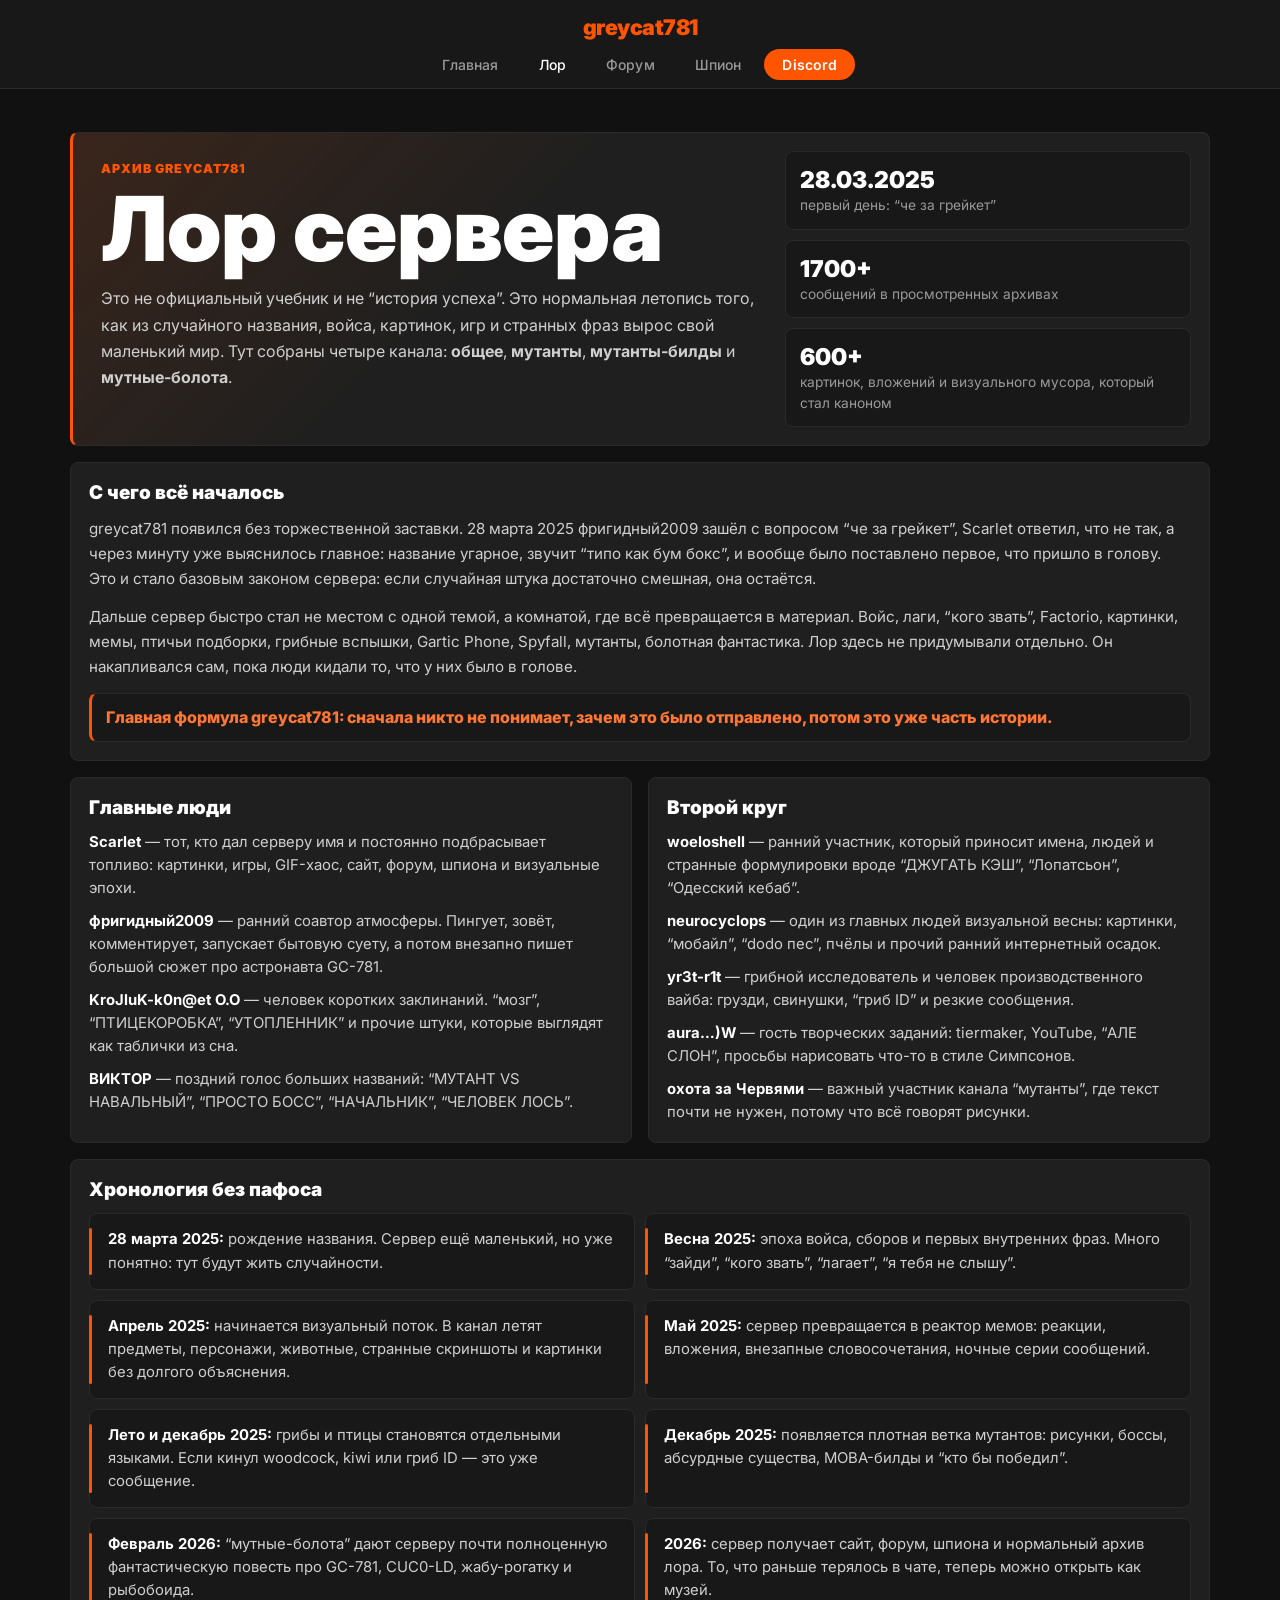
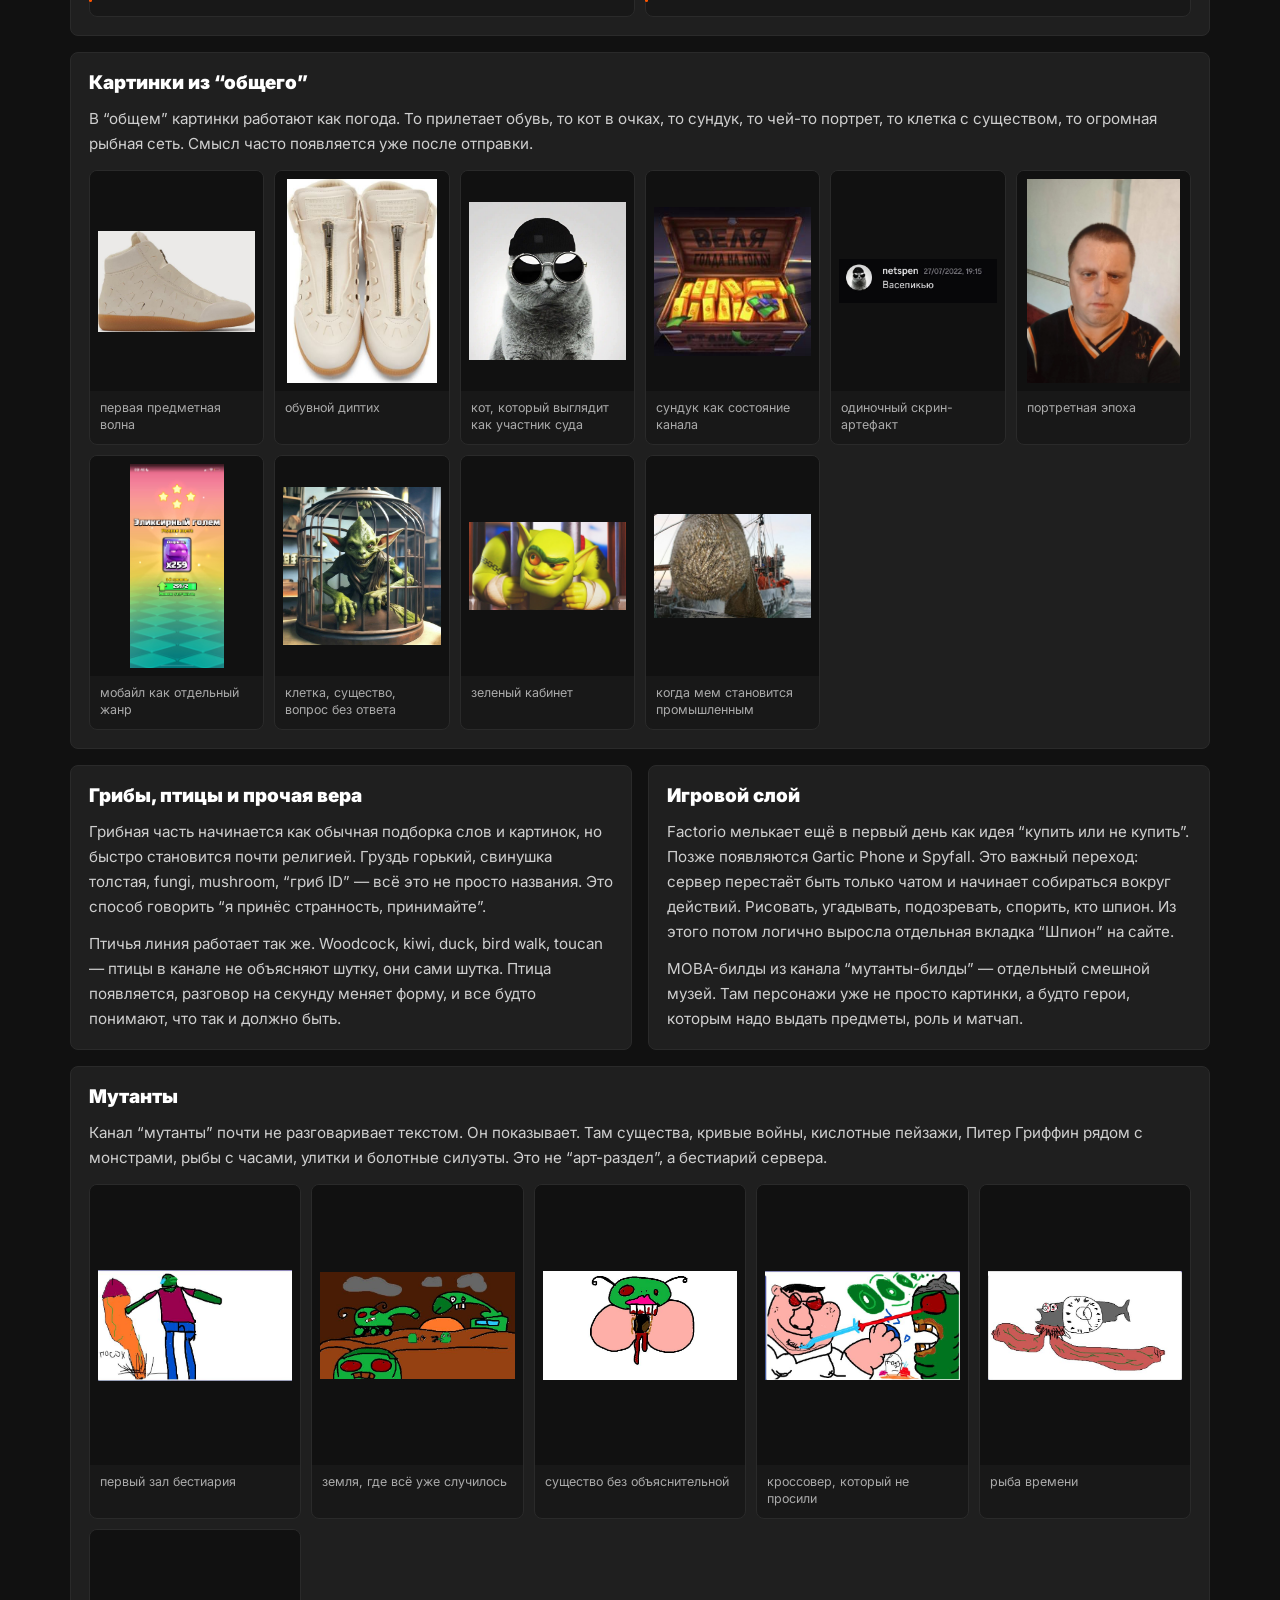
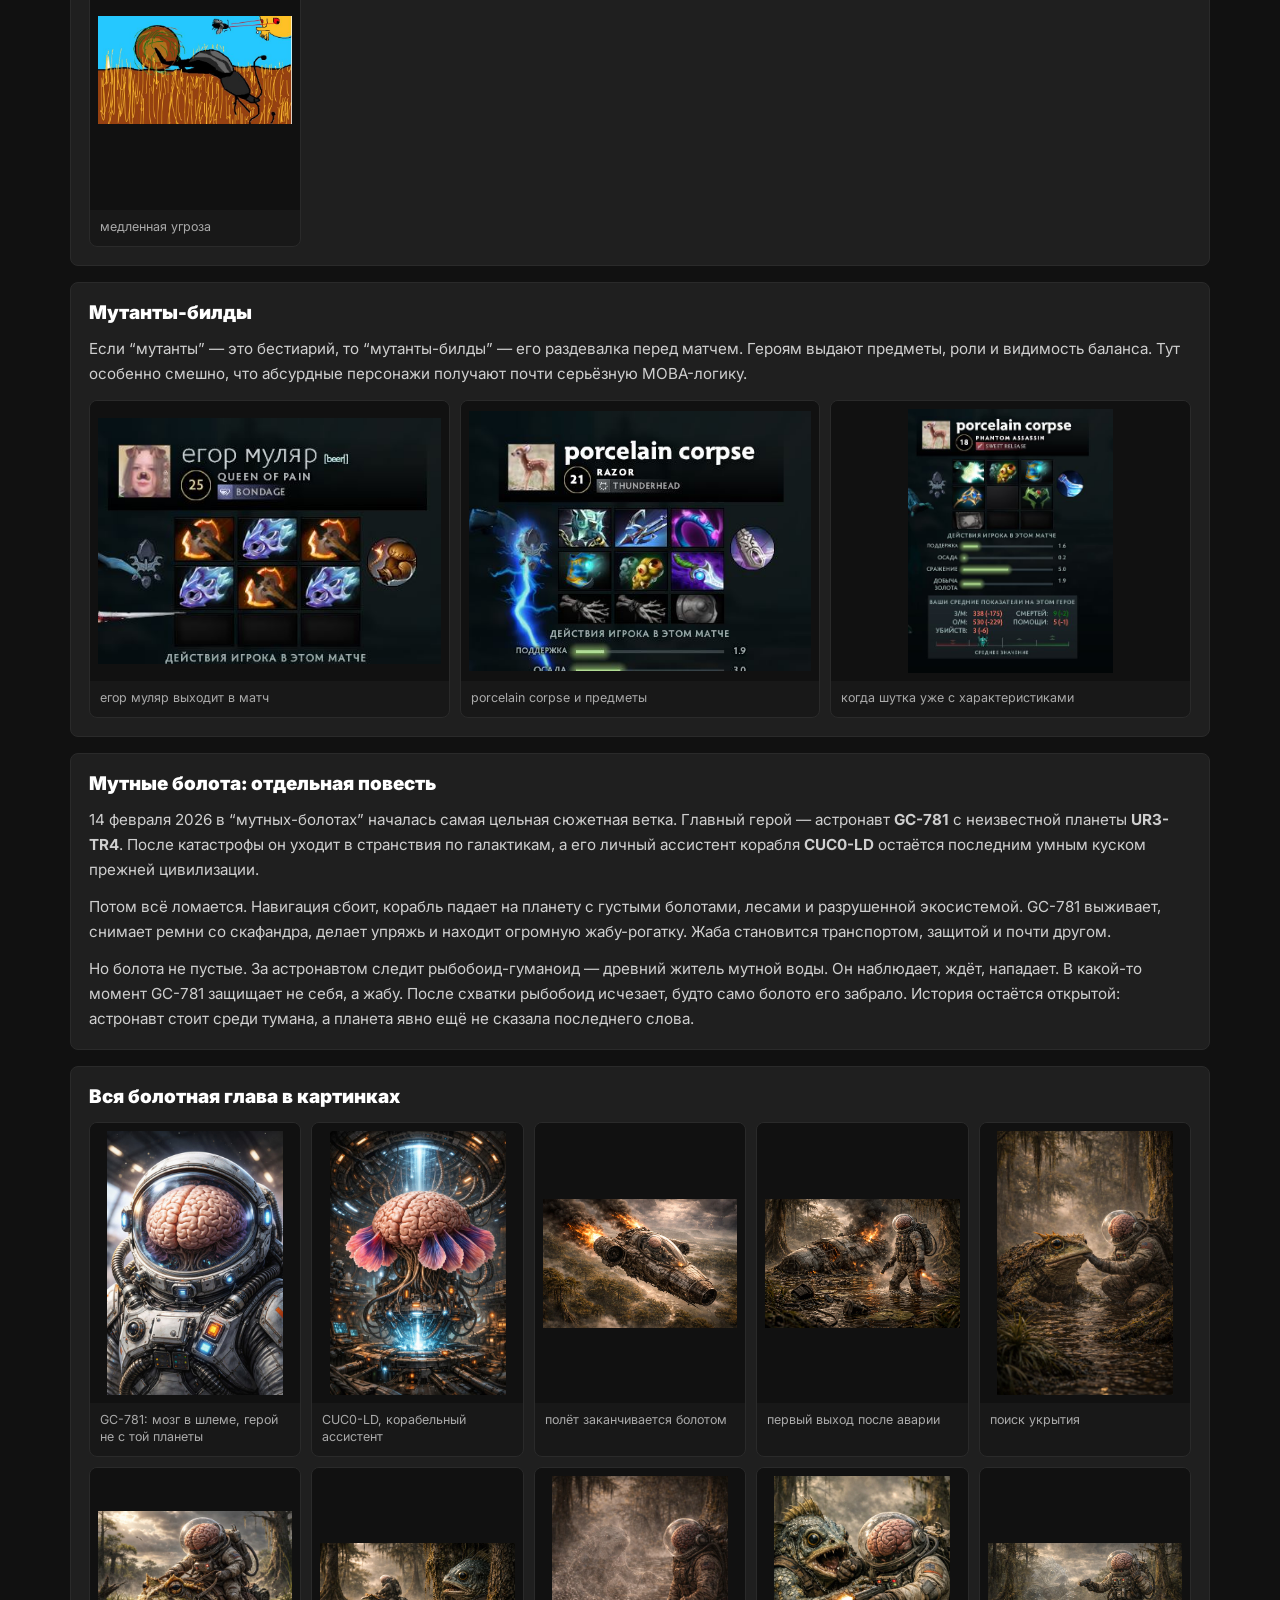
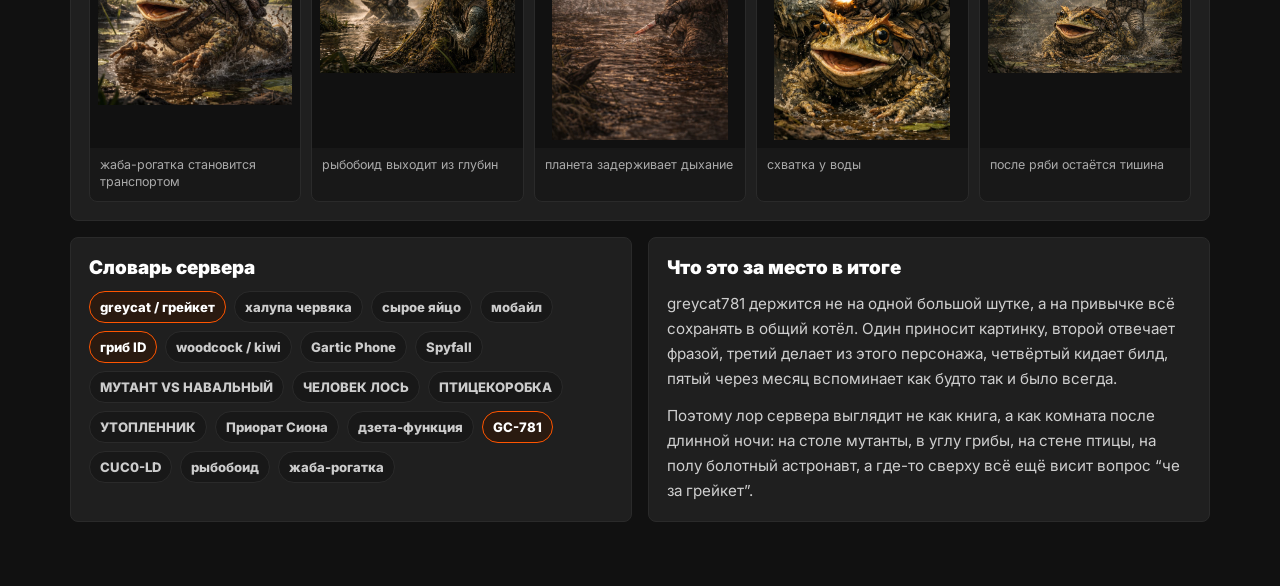
<file: lore.html>
<!DOCTYPE html>
<html lang="ru">
<head>
    <meta charset="UTF-8">
    <meta name="viewport" content="width=device-width, initial-scale=1.0">
    <title>greycat781 — Лор</title>
    <link rel="stylesheet" href="style.css">
    <style>
        .lore-page {
            max-width: 1180px;
            margin: 132px auto 64px;
            padding: 0 20px;
        }
        .lore-hero,
        .lore-card,
        .lore-note,
        .lore-gallery,
        .lore-timeline {
            background: #1f1f1f;
            border: 1px solid #2a2a2a;
            border-radius: 8px;
            text-align: left;
        }
        .lore-hero {
            display: grid;
            grid-template-columns: minmax(0, 1.25fr) minmax(250px, 0.75fr);
            gap: 16px;
            padding: 18px;
            margin-bottom: 16px;
            border-left: 3px solid #ff5500;
            background:
                linear-gradient(135deg, rgba(255,85,0,0.12), transparent 38%),
                #1f1f1f;
        }
        .lore-hero-main {
            padding: 10px;
        }
        .lore-kicker {
            color: #ff5500;
            font-size: 0.78rem;
            font-weight: 900;
            letter-spacing: 0.08em;
            text-transform: uppercase;
        }
        .lore-hero h1 {
            margin: 10px 0 14px;
            color: #fff;
            font-size: clamp(2.5rem, 8vw, 5.6rem);
            line-height: 0.95;
            font-weight: 900;
            letter-spacing: 0;
        }
        .lore-hero p {
            max-width: 760px;
            margin: 0;
            color: #cfcfcf;
            font-size: 1rem;
            line-height: 1.65;
        }
        .lore-stats {
            display: grid;
            gap: 10px;
            align-content: center;
        }
        .lore-stat {
            background: #181818;
            border: 1px solid #2a2a2a;
            border-radius: 8px;
            padding: 14px;
        }
        .lore-stat strong {
            display: block;
            color: #fff;
            font-size: 1.45rem;
            font-weight: 900;
        }
        .lore-stat span {
            color: #999;
            font-size: 0.86rem;
            line-height: 1.35;
        }
        .lore-grid {
            display: grid;
            grid-template-columns: repeat(2, minmax(0, 1fr));
            gap: 16px;
        }
        .lore-card,
        .lore-note,
        .lore-gallery,
        .lore-timeline {
            padding: 18px;
        }
        .wide {
            grid-column: 1 / -1;
        }
        .lore-card h2,
        .lore-note h2,
        .lore-gallery h2,
        .lore-timeline h2 {
            margin: 0 0 12px;
            color: #fff;
            font-size: 1.18rem;
            font-weight: 900;
            letter-spacing: 0;
        }
        .lore-card p,
        .lore-note p,
        .lore-gallery p,
        .lore-timeline p {
            margin: 0 0 12px;
            color: #cfcfcf;
            font-size: 0.95rem;
            line-height: 1.65;
        }
        .lore-card p:last-child,
        .lore-note p:last-child,
        .lore-gallery p:last-child {
            margin-bottom: 0;
        }
        .lore-list,
        .lore-timeline-list {
            display: grid;
            gap: 10px;
            margin: 0;
            padding: 0;
            list-style: none;
        }
        .lore-list li,
        .lore-timeline-list li {
            color: #cfcfcf;
            font-size: 0.93rem;
            line-height: 1.55;
        }
        .lore-list strong,
        .lore-timeline-list strong {
            color: #fff;
        }
        .lore-quote {
            margin-top: 14px;
            padding: 12px 14px;
            background: #181818;
            border: 1px solid #2a2a2a;
            border-left: 3px solid #ff5500;
            border-radius: 8px;
            color: #ff7733;
            font-weight: 800;
            line-height: 1.45;
        }
        .lore-timeline-list {
            grid-template-columns: repeat(2, minmax(0, 1fr));
        }
        .lore-timeline-list li {
            position: relative;
            padding: 14px 14px 14px 18px;
            background: #181818;
            border: 1px solid #2a2a2a;
            border-radius: 8px;
        }
        .lore-timeline-list li::before {
            content: '';
            position: absolute;
            left: -1px;
            top: 14px;
            bottom: 14px;
            width: 3px;
            border-radius: 3px;
            background: #ff5500;
        }
        .image-grid {
            display: grid;
            grid-template-columns: repeat(auto-fit, minmax(160px, 1fr));
            gap: 10px;
            margin-top: 14px;
        }
        .image-grid.large {
            grid-template-columns: repeat(auto-fit, minmax(210px, 1fr));
        }
        .lore-shot {
            margin: 0;
            background: #181818;
            border: 1px solid #2a2a2a;
            border-radius: 8px;
            overflow: hidden;
        }
        .lore-shot img {
            display: block;
            width: 100%;
            height: 220px;
            padding: 8px;
            object-fit: contain;
            background: #111;
        }
        .image-grid.large .lore-shot img {
            height: 280px;
        }
        .lore-shot figcaption {
            padding: 9px 10px 10px;
            color: #aaa;
            font-size: 0.78rem;
            line-height: 1.35;
        }
        .tag-cloud {
            display: flex;
            flex-wrap: wrap;
            gap: 8px;
            margin-top: 12px;
        }
        .tag {
            background: #181818;
            border: 1px solid #2a2a2a;
            color: #ccc;
            border-radius: 999px;
            padding: 7px 10px;
            font-size: 0.82rem;
            font-weight: 800;
        }
        .tag.accent {
            color: #fff;
            border-color: #ff5500;
            background: #2a1a10;
        }
        @media (max-width: 760px) {
            .lore-page {
                margin-top: 126px;
                padding: 0 12px 34px;
            }
            .lore-hero,
            .lore-grid,
            .lore-timeline-list {
                grid-template-columns: 1fr;
            }
            .lore-hero,
            .lore-card,
            .lore-note,
            .lore-gallery,
            .lore-timeline {
                padding: 16px;
            }
            .lore-hero-main {
                padding: 0;
            }
            .lore-hero h1 {
                font-size: 3rem;
            }
            .image-grid,
            .image-grid.large {
                grid-template-columns: repeat(2, minmax(0, 1fr));
                gap: 8px;
            }
            .lore-shot figcaption {
                font-size: 0.72rem;
            }
            .lore-shot img,
            .image-grid.large .lore-shot img {
                height: 170px;
            }
        }
    </style>
</head>
<body>
    <nav class="navbar">
        <div class="logo">greycat781</div>
        <ul class="nav-links">
            <li><a href="./index.html">Главная</a></li>
            <li><a href="./lore.html" class="active">Лор</a></li>
            <li><a href="./wall.html">Форум</a></li>
            <li><a href="./spy.html">Шпион</a></li>
            <li><a href="https://discord.gg/9FV6q4qbjm" target="_blank" class="discord-btn">Discord</a></li>
        </ul>
    </nav>

    <main class="lore-page">
        <section class="lore-hero">
            <div class="lore-hero-main">
                <div class="lore-kicker">архив greycat781</div>
                <h1>Лор сервера</h1>
                <p>Это не официальный учебник и не “история успеха”. Это нормальная летопись того, как из случайного названия, войса, картинок, игр и странных фраз вырос свой маленький мир. Тут собраны четыре канала: <strong>общее</strong>, <strong>мутанты</strong>, <strong>мутанты-билды</strong> и <strong>мутные-болота</strong>.</p>
            </div>
            <aside class="lore-stats">
                <div class="lore-stat">
                    <strong>28.03.2025</strong>
                    <span>первый день: “че за грейкет”</span>
                </div>
                <div class="lore-stat">
                    <strong>1700+</strong>
                    <span>сообщений в просмотренных архивах</span>
                </div>
                <div class="lore-stat">
                    <strong>600+</strong>
                    <span>картинок, вложений и визуального мусора, который стал каноном</span>
                </div>
            </aside>
        </section>

        <section class="lore-grid">
            <article class="lore-card wide">
                <h2>С чего всё началось</h2>
                <p>greycat781 появился без торжественной заставки. 28 марта 2025 фригидный2009 зашёл с вопросом “че за грейкет”, Scarlet ответил, что не так, а через минуту уже выяснилось главное: название угарное, звучит “типо как бум бокс”, и вообще было поставлено первое, что пришло в голову. Это и стало базовым законом сервера: если случайная штука достаточно смешная, она остаётся.</p>
                <p>Дальше сервер быстро стал не местом с одной темой, а комнатой, где всё превращается в материал. Войс, лаги, “кого звать”, Factorio, картинки, мемы, птичьи подборки, грибные вспышки, Gartic Phone, Spyfall, мутанты, болотная фантастика. Лор здесь не придумывали отдельно. Он накапливался сам, пока люди кидали то, что у них было в голове.</p>
                <div class="lore-quote">Главная формула greycat781: сначала никто не понимает, зачем это было отправлено, потом это уже часть истории.</div>
            </article>

            <article class="lore-card">
                <h2>Главные люди</h2>
                <ul class="lore-list">
                    <li><strong>Scarlet</strong> — тот, кто дал серверу имя и постоянно подбрасывает топливо: картинки, игры, GIF-хаос, сайт, форум, шпиона и визуальные эпохи.</li>
                    <li><strong>фригидный2009</strong> — ранний соавтор атмосферы. Пингует, зовёт, комментирует, запускает бытовую суету, а потом внезапно пишет большой сюжет про астронавта GC-781.</li>
                    <li><strong>KroJluK-k0n@et О.О</strong> — человек коротких заклинаний. “мозг”, “ПТИЦЕКОРОБКА”, “УТОПЛЕННИК” и прочие штуки, которые выглядят как таблички из сна.</li>
                    <li><strong>ВИКТОР</strong> — поздний голос больших названий: “МУТАНТ VS НАВАЛЬНЫЙ”, “ПРОСТО БОСС”, “НАЧАЛЬНИК”, “ЧЕЛОВЕК ЛОСЬ”.</li>
                </ul>
            </article>

            <article class="lore-card">
                <h2>Второй круг</h2>
                <ul class="lore-list">
                    <li><strong>woeloshell</strong> — ранний участник, который приносит имена, людей и странные формулировки вроде “ДЖУГАТЬ КЭШ”, “Лопатсьон”, “Одесский кебаб”.</li>
                    <li><strong>neurocyclops</strong> — один из главных людей визуальной весны: картинки, “мобайл”, “dodo пес”, пчёлы и прочий ранний интернетный осадок.</li>
                    <li><strong>уr3t-r1t</strong> — грибной исследователь и человек производственного вайба: грузди, свинушки, “гриб ID” и резкие сообщения.</li>
                    <li><strong>aura…)W</strong> — гость творческих заданий: tiermaker, YouTube, “АЛЕ СЛОН”, просьбы нарисовать что-то в стиле Симпсонов.</li>
                    <li><strong>охота за Червями</strong> — важный участник канала “мутанты”, где текст почти не нужен, потому что всё говорят рисунки.</li>
                </ul>
            </article>

            <section class="lore-timeline wide">
                <h2>Хронология без пафоса</h2>
                <ul class="lore-timeline-list">
                    <li><strong>28 марта 2025:</strong> рождение названия. Сервер ещё маленький, но уже понятно: тут будут жить случайности.</li>
                    <li><strong>Весна 2025:</strong> эпоха войса, сборов и первых внутренних фраз. Много “зайди”, “кого звать”, “лагает”, “я тебя не слышу”.</li>
                    <li><strong>Апрель 2025:</strong> начинается визуальный поток. В канал летят предметы, персонажи, животные, странные скриншоты и картинки без долгого объяснения.</li>
                    <li><strong>Май 2025:</strong> сервер превращается в реактор мемов: реакции, вложения, внезапные словосочетания, ночные серии сообщений.</li>
                    <li><strong>Лето и декабрь 2025:</strong> грибы и птицы становятся отдельными языками. Если кинул woodcock, kiwi или гриб ID — это уже сообщение.</li>
                    <li><strong>Декабрь 2025:</strong> появляется плотная ветка мутантов: рисунки, боссы, абсурдные существа, MOBA-билды и “кто бы победил”.</li>
                    <li><strong>Февраль 2026:</strong> “мутные-болота” дают серверу почти полноценную фантастическую повесть про GC-781, CUC0-LD, жабу-рогатку и рыбобоида.</li>
                    <li><strong>2026:</strong> сервер получает сайт, форум, шпиона и нормальный архив лора. То, что раньше терялось в чате, теперь можно открыть как музей.</li>
                </ul>
            </section>

            <section class="lore-gallery wide">
                <h2>Картинки из “общего”</h2>
                <p>В “общем” картинки работают как погода. То прилетает обувь, то кот в очках, то сундук, то чей-то портрет, то клетка с существом, то огромная рыбная сеть. Смысл часто появляется уже после отправки.</p>
                <div class="image-grid">
                    <figure class="lore-shot"><img src="./assets/lore/general-01.jpg" alt="Белый высокий ботинок из архива общего" loading="lazy"><figcaption>первая предметная волна</figcaption></figure>
                    <figure class="lore-shot"><img src="./assets/lore/general-02.jpg" alt="Белые ботинки из архива общего" loading="lazy"><figcaption>обувной диптих</figcaption></figure>
                    <figure class="lore-shot"><img src="./assets/lore/general-03.jpg" alt="Кот в очках" loading="lazy"><figcaption>кот, который выглядит как участник суда</figcaption></figure>
                    <figure class="lore-shot"><img src="./assets/lore/general-04.jpg" alt="Сундук с золотом и предметами" loading="lazy"><figcaption>сундук как состояние канала</figcaption></figure>
                    <figure class="lore-shot"><img src="./assets/lore/general-05.jpg" alt="Скрин сообщения Васелинкью" loading="lazy"><figcaption>одиночный скрин-артефакт</figcaption></figure>
                    <figure class="lore-shot"><img src="./assets/lore/general-06.jpg" alt="Портрет человека в оранжевой форме" loading="lazy"><figcaption>портретная эпоха</figcaption></figure>
                    <figure class="lore-shot"><img src="./assets/lore/general-07.jpg" alt="Мобильный скрин с наградой" loading="lazy"><figcaption>мобайл как отдельный жанр</figcaption></figure>
                    <figure class="lore-shot"><img src="./assets/lore/general-08.jpg" alt="Существо в клетке" loading="lazy"><figcaption>клетка, существо, вопрос без ответа</figcaption></figure>
                    <figure class="lore-shot"><img src="./assets/lore/general-09.jpg" alt="Зелёный персонаж за столом" loading="lazy"><figcaption>зеленый кабинет</figcaption></figure>
                    <figure class="lore-shot"><img src="./assets/lore/general-10.jpg" alt="Огромная рыболовная сеть на корабле" loading="lazy"><figcaption>когда мем становится промышленным</figcaption></figure>
                </div>
            </section>

            <article class="lore-card">
                <h2>Грибы, птицы и прочая вера</h2>
                <p>Грибная часть начинается как обычная подборка слов и картинок, но быстро становится почти религией. Груздь горький, свинушка толстая, fungi, mushroom, “гриб ID” — всё это не просто названия. Это способ говорить “я принёс странность, принимайте”.</p>
                <p>Птичья линия работает так же. Woodcock, kiwi, duck, bird walk, toucan — птицы в канале не объясняют шутку, они сами шутка. Птица появляется, разговор на секунду меняет форму, и все будто понимают, что так и должно быть.</p>
            </article>

            <article class="lore-card">
                <h2>Игровой слой</h2>
                <p>Factorio мелькает ещё в первый день как идея “купить или не купить”. Позже появляются Gartic Phone и Spyfall. Это важный переход: сервер перестаёт быть только чатом и начинает собираться вокруг действий. Рисовать, угадывать, подозревать, спорить, кто шпион. Из этого потом логично выросла отдельная вкладка “Шпион” на сайте.</p>
                <p>MOBA-билды из канала “мутанты-билды” — отдельный смешной музей. Там персонажи уже не просто картинки, а будто герои, которым надо выдать предметы, роль и матчап.</p>
            </article>

            <section class="lore-gallery wide">
                <h2>Мутанты</h2>
                <p>Канал “мутанты” почти не разговаривает текстом. Он показывает. Там существа, кривые войны, кислотные пейзажи, Питер Гриффин рядом с монстрами, рыбы с часами, улитки и болотные силуэты. Это не “арт-раздел”, а бестиарий сервера.</p>
                <div class="image-grid large">
                    <figure class="lore-shot"><img src="./assets/lore/mutant-01.jpg" alt="Рисунок мутантов с цветными персонажами" loading="lazy"><figcaption>первый зал бестиария</figcaption></figure>
                    <figure class="lore-shot"><img src="./assets/lore/mutant-02.jpg" alt="Рисованный мутантский пейзаж" loading="lazy"><figcaption>земля, где всё уже случилось</figcaption></figure>
                    <figure class="lore-shot"><img src="./assets/lore/mutant-03.jpg" alt="Рисованный монстр с крыльями" loading="lazy"><figcaption>существо без объяснительной</figcaption></figure>
                    <figure class="lore-shot"><img src="./assets/lore/mutant-04.jpg" alt="Питер Гриффин и зелёный мутант" loading="lazy"><figcaption>кроссовер, который не просили</figcaption></figure>
                    <figure class="lore-shot"><img src="./assets/lore/mutant-05.jpg" alt="Мутант-рыба с часами" loading="lazy"><figcaption>рыба времени</figcaption></figure>
                    <figure class="lore-shot"><img src="./assets/lore/mutant-06.jpg" alt="Улитка и болотный рисунок" loading="lazy"><figcaption>медленная угроза</figcaption></figure>
                </div>
            </section>

            <section class="lore-gallery wide">
                <h2>Мутанты-билды</h2>
                <p>Если “мутанты” — это бестиарий, то “мутанты-билды” — его раздевалка перед матчем. Героям выдают предметы, роли и видимость баланса. Тут особенно смешно, что абсурдные персонажи получают почти серьёзную MOBA-логику.</p>
                <div class="image-grid large">
                    <figure class="lore-shot"><img src="./assets/lore/build-01.jpg" alt="MOBA-билд персонажа егор муляр" loading="lazy"><figcaption>егор муляр выходит в матч</figcaption></figure>
                    <figure class="lore-shot"><img src="./assets/lore/build-02.jpg" alt="MOBA-билд porcelain corpse" loading="lazy"><figcaption>porcelain corpse и предметы</figcaption></figure>
                    <figure class="lore-shot"><img src="./assets/lore/build-03.jpg" alt="Подробный билд персонажа porcelain corpse" loading="lazy"><figcaption>когда шутка уже с характеристиками</figcaption></figure>
                </div>
            </section>

            <section class="lore-note wide">
                <h2>Мутные болота: отдельная повесть</h2>
                <p>14 февраля 2026 в “мутных-болотах” началась самая цельная сюжетная ветка. Главный герой — астронавт <strong>GC-781</strong> с неизвестной планеты <strong>UR3-TR4</strong>. После катастрофы он уходит в странствия по галактикам, а его личный ассистент корабля <strong>CUC0-LD</strong> остаётся последним умным куском прежней цивилизации.</p>
                <p>Потом всё ломается. Навигация сбоит, корабль падает на планету с густыми болотами, лесами и разрушенной экосистемой. GC-781 выживает, снимает ремни со скафандра, делает упряжь и находит огромную жабу-рогатку. Жаба становится транспортом, защитой и почти другом.</p>
                <p>Но болота не пустые. За астронавтом следит рыбобоид-гуманоид — древний житель мутной воды. Он наблюдает, ждёт, нападает. В какой-то момент GC-781 защищает не себя, а жабу. После схватки рыбобоид исчезает, будто само болото его забрало. История остаётся открытой: астронавт стоит среди тумана, а планета явно ещё не сказала последнего слова.</p>
            </section>

            <section class="lore-gallery wide">
                <h2>Вся болотная глава в картинках</h2>
                <div class="image-grid large">
                    <figure class="lore-shot"><img src="./assets/lore/swamp-01.jpg" alt="Астронавт GC-781" loading="lazy"><figcaption>GC-781: мозг в шлеме, герой не с той планеты</figcaption></figure>
                    <figure class="lore-shot"><img src="./assets/lore/swamp-02.jpg" alt="Ассистент CUC0-LD" loading="lazy"><figcaption>CUC0-LD, корабельный ассистент</figcaption></figure>
                    <figure class="lore-shot"><img src="./assets/lore/swamp-03.jpg" alt="Крушение корабля в болотах" loading="lazy"><figcaption>полёт заканчивается болотом</figcaption></figure>
                    <figure class="lore-shot"><img src="./assets/lore/swamp-04.jpg" alt="Астронавт после крушения" loading="lazy"><figcaption>первый выход после аварии</figcaption></figure>
                    <figure class="lore-shot"><img src="./assets/lore/swamp-05.jpg" alt="Астронавт в лесу" loading="lazy"><figcaption>поиск укрытия</figcaption></figure>
                    <figure class="lore-shot"><img src="./assets/lore/swamp-06.jpg" alt="Астронавт верхом на жабе" loading="lazy"><figcaption>жаба-рогатка становится транспортом</figcaption></figure>
                    <figure class="lore-shot"><img src="./assets/lore/swamp-07.jpg" alt="Рыбобоид наблюдает из болота" loading="lazy"><figcaption>рыбобоид выходит из глубин</figcaption></figure>
                    <figure class="lore-shot"><img src="./assets/lore/swamp-08.jpg" alt="Туман в болотах" loading="lazy"><figcaption>планета задерживает дыхание</figcaption></figure>
                    <figure class="lore-shot"><img src="./assets/lore/swamp-09.jpg" alt="Битва астронавта, жабы и рыбобоида" loading="lazy"><figcaption>схватка у воды</figcaption></figure>
                    <figure class="lore-shot"><img src="./assets/lore/swamp-10.jpg" alt="Астронавт и жаба после битвы" loading="lazy"><figcaption>после ряби остаётся тишина</figcaption></figure>
                </div>
            </section>

            <article class="lore-card">
                <h2>Словарь сервера</h2>
                <div class="tag-cloud">
                    <span class="tag accent">greycat / грейкет</span>
                    <span class="tag">халупа червяка</span>
                    <span class="tag">сырое яйцо</span>
                    <span class="tag">мобайл</span>
                    <span class="tag accent">гриб ID</span>
                    <span class="tag">woodcock / kiwi</span>
                    <span class="tag">Gartic Phone</span>
                    <span class="tag">Spyfall</span>
                    <span class="tag">МУТАНТ VS НАВАЛЬНЫЙ</span>
                    <span class="tag">ЧЕЛОВЕК ЛОСЬ</span>
                    <span class="tag">ПТИЦЕКОРОБКА</span>
                    <span class="tag">УТОПЛЕННИК</span>
                    <span class="tag">Приорат Сиона</span>
                    <span class="tag">дзета-функция</span>
                    <span class="tag accent">GC-781</span>
                    <span class="tag">CUC0-LD</span>
                    <span class="tag">рыбобоид</span>
                    <span class="tag">жаба-рогатка</span>
                </div>
            </article>

            <article class="lore-card">
                <h2>Что это за место в итоге</h2>
                <p>greycat781 держится не на одной большой шутке, а на привычке всё сохранять в общий котёл. Один приносит картинку, второй отвечает фразой, третий делает из этого персонажа, четвёртый кидает билд, пятый через месяц вспоминает как будто так и было всегда.</p>
                <p>Поэтому лор сервера выглядит не как книга, а как комната после длинной ночи: на столе мутанты, в углу грибы, на стене птицы, на полу болотный астронавт, а где-то сверху всё ещё висит вопрос “че за грейкет”.</p>
            </article>
        </section>
    </main>
</body>
</html>
</file>
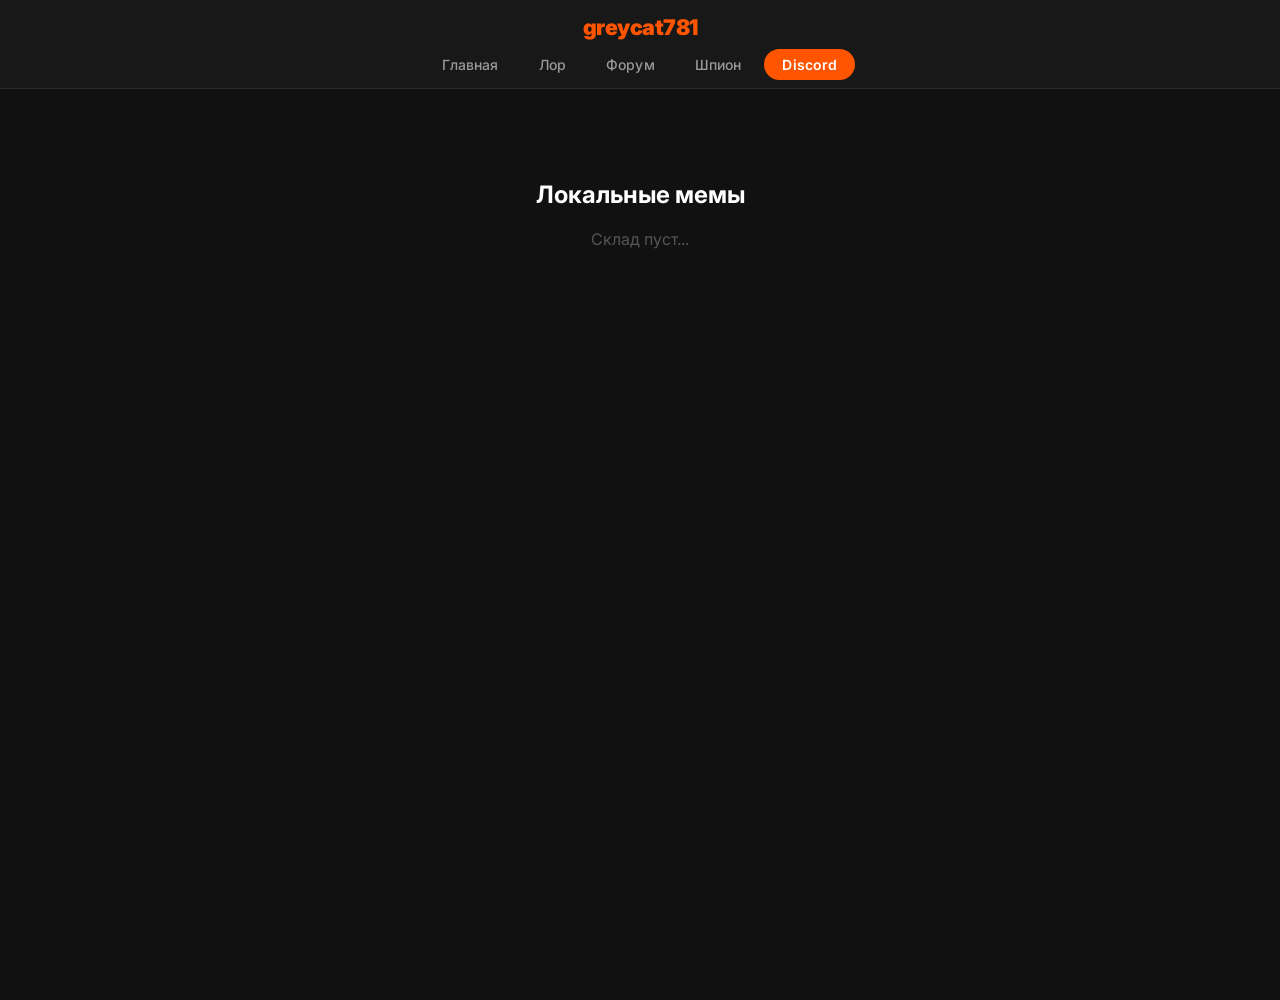
<file: memes.html>
<!DOCTYPE html>
<html lang="ru">
<head>
    <meta charset="UTF-8">
    <meta name="viewport" content="width=device-width, initial-scale=1.0">
    <title>greycat781 — Мемы</title>
    <link rel="stylesheet" href="style.css">
</head>
<body>
    <nav class="navbar">
        <div class="logo">greycat781</div>
        <ul class="nav-links">
            <li><a href="./index.html">Главная</a></li>
            <li><a href="./lore.html">Лор</a></li>
            <li><a href="./wall.html">Форум</a></li>
            <li><a href="./spy.html">Шпион</a></li>
            <li><a href="https://discord.gg/9FV6q4qbjm" target="_blank" class="discord-btn">Discord</a></li>
        </ul>
    </nav>

    <main class="main-content">
        <section class="section">
            <h2 style="text-align: center;">Локальные мемы</h2>
            <p style="text-align: center; color: #555555;">Склад пуст...</p>
        </section>
    </main>
</body>
</html>
</file>
<file: style.css>
@import url('https://fonts.googleapis.com/css2?family=Inter:wght@400;500;600;700;900&display=swap');

:root {
    --bg-primary: #111111;
    --bg-secondary: #181818;
    --bg-card: #1f1f1f;
    --bg-input: #2a2a2a;
    --accent: #ff5500;
    --accent-hover: #ff7733;
    --accent-dark: #cc4400;
    --text-primary: #ffffff;
    --text-secondary: #999999;
    --text-muted: #555555;
    --border: #2a2a2a;
    --border-hover: #3a3a3a;
    --success: #1db954;
    --danger: #e03c3c;
    --reply-color: #ff5500;
}

* {
    box-sizing: border-box;
}

body {
    background-color: var(--bg-primary);
    color: var(--text-primary);
    font-family: 'Inter', sans-serif;
    margin: 0;
    scroll-behavior: smooth;
    min-height: 100vh;
    overflow-x: hidden;
}

/* ─── NAVBAR ─────────────────────────────────────────── */

.navbar {
    display: flex;
    flex-direction: column;
    align-items: center;
    gap: 14px;
    background-color: var(--bg-secondary);
    padding: 14px 2rem 14px;
    position: fixed;
    top: 0;
    left: 0;
    right: 0;
    z-index: 1000;
    border-bottom: 1px solid var(--border);
}

.logo {
    font-weight: 900;
    font-size: 1.35rem;
    color: var(--accent);
    letter-spacing: -0.5px;
    text-transform: lowercase;
}

.nav-links {
    display: flex;
    list-style: none;
    gap: 6px;
    margin: 0;
    padding: 0;
    align-items: center;
    justify-content: center;
    flex-wrap: wrap;
}

.nav-links a {
    color: var(--text-secondary);
    text-decoration: none;
    font-weight: 500;
    font-size: 0.875rem;
    padding: 7px 16px;
    border-radius: 20px;
    border: 1px solid transparent;
    transition: color 0.15s, border-color 0.15s, background 0.15s;
    letter-spacing: 0.01em;
}

.nav-links a:hover {
    color: var(--text-primary);
    border-color: var(--border-hover);
}

.nav-links a.active {
    color: var(--text-primary);
}

.discord-btn {
    background: var(--accent) !important;
    color: white !important;
    padding: 7px 18px !important;
    border-radius: 20px !important;
    border: none !important;
    font-weight: 600 !important;
    font-size: 0.875rem !important;
    transition: background 0.15s !important;
}

.discord-btn:hover {
    background: var(--accent-hover) !important;
    border: none !important;
}

/* ─── MAIN CONTENT ───────────────────────────────────── */

.main-content {
    margin-top: 100px;
}

.section {
    padding: 60px 20px;
    max-width: 700px;
    margin: auto;
}

/* ─── HOME PAGE HERO ─────────────────────────────────── */

.centered-section {
    height: 90vh;
    display: flex;
    flex-direction: column;
    justify-content: center;
    align-items: center;
    text-align: center;
    position: relative;
    overflow: hidden;
}

.centered-section::before {
    content: '';
    position: absolute;
    width: 600px;
    height: 600px;
    background: radial-gradient(circle, rgba(255,85,0,0.08) 0%, transparent 70%);
    top: 50%;
    left: 50%;
    transform: translate(-50%, -60%);
    pointer-events: none;
}

.giant-title {
    font-size: 5.5rem;
    margin: 0;
    color: var(--text-primary);
    letter-spacing: -4px;
    font-weight: 900;
    line-height: 1;
    position: relative;
}

.giant-title::after {
    content: '';
    display: block;
    height: 4px;
    width: 60px;
    background: var(--accent);
    border-radius: 2px;
    margin: 16px auto 0;
}

.subtitle {
    font-size: 1.1rem;
    color: var(--text-secondary);
    margin-top: 18px;
    font-weight: 400;
    letter-spacing: 0.02em;
}

/* ─── GENERIC INPUTS ─────────────────────────────────── */

input[type="text"],
input:not([type="file"]):not([type="checkbox"]) {
    background: var(--bg-input);
    border: 1px solid var(--border);
    color: var(--text-primary);
    padding: 12px 16px;
    border-radius: 6px;
    outline: none;
    font-family: 'Inter', sans-serif;
    font-size: 0.95rem;
    transition: border-color 0.15s;
}

input[type="text"]:focus,
input:not([type="file"]):not([type="checkbox"]):focus {
    border-color: var(--accent);
}

/* ─── SEND BUTTON ────────────────────────────────────── */

button#sendBtn {
    background: var(--accent);
    color: white;
    border: none;
    padding: 10px 24px;
    border-radius: 6px;
    cursor: pointer;
    font-weight: 700;
    font-size: 0.9rem;
    font-family: 'Inter', sans-serif;
    transition: background 0.15s;
}

button#sendBtn:hover {
    background: var(--accent-hover);
}

/* ─── POST CARDS ─────────────────────────────────────── */

.post {
    background: var(--bg-card);
    padding: 16px;
    border-radius: 8px;
    margin-bottom: 12px;
    border-left: 3px solid var(--accent);
    display: flex;
    justify-content: space-between;
    align-items: center;
}

.del-btn:hover {
    text-decoration: underline;
}

/* ─── WALL PAGE OVERRIDES ────────────────────────────── */

/* These override the inline styles in wall.html via !important where needed */

body {
    background-color: var(--bg-primary) !important;
}

/* wall.html uses its own <style> block — we override key tokens */

@media (max-width: 640px) {
    .navbar {
        gap: 10px;
        padding: 12px 12px;
    }

    .logo {
        font-size: 1.2rem;
    }

    .nav-links {
        gap: 5px;
        width: 100%;
    }

    .nav-links a,
    .discord-btn {
        font-size: 0.8rem !important;
        padding: 7px 11px !important;
    }

    .main-content {
        margin-top: 108px;
    }

    .centered-section {
        min-height: calc(100vh - 108px);
        height: auto;
        padding: 28px 16px;
    }

    .centered-section::before {
        width: 340px;
        height: 340px;
    }

    .giant-title {
        font-size: 3rem;
        letter-spacing: 0;
        max-width: 100%;
        overflow-wrap: anywhere;
    }

    .subtitle {
        font-size: 0.95rem;
    }
}
</file>
